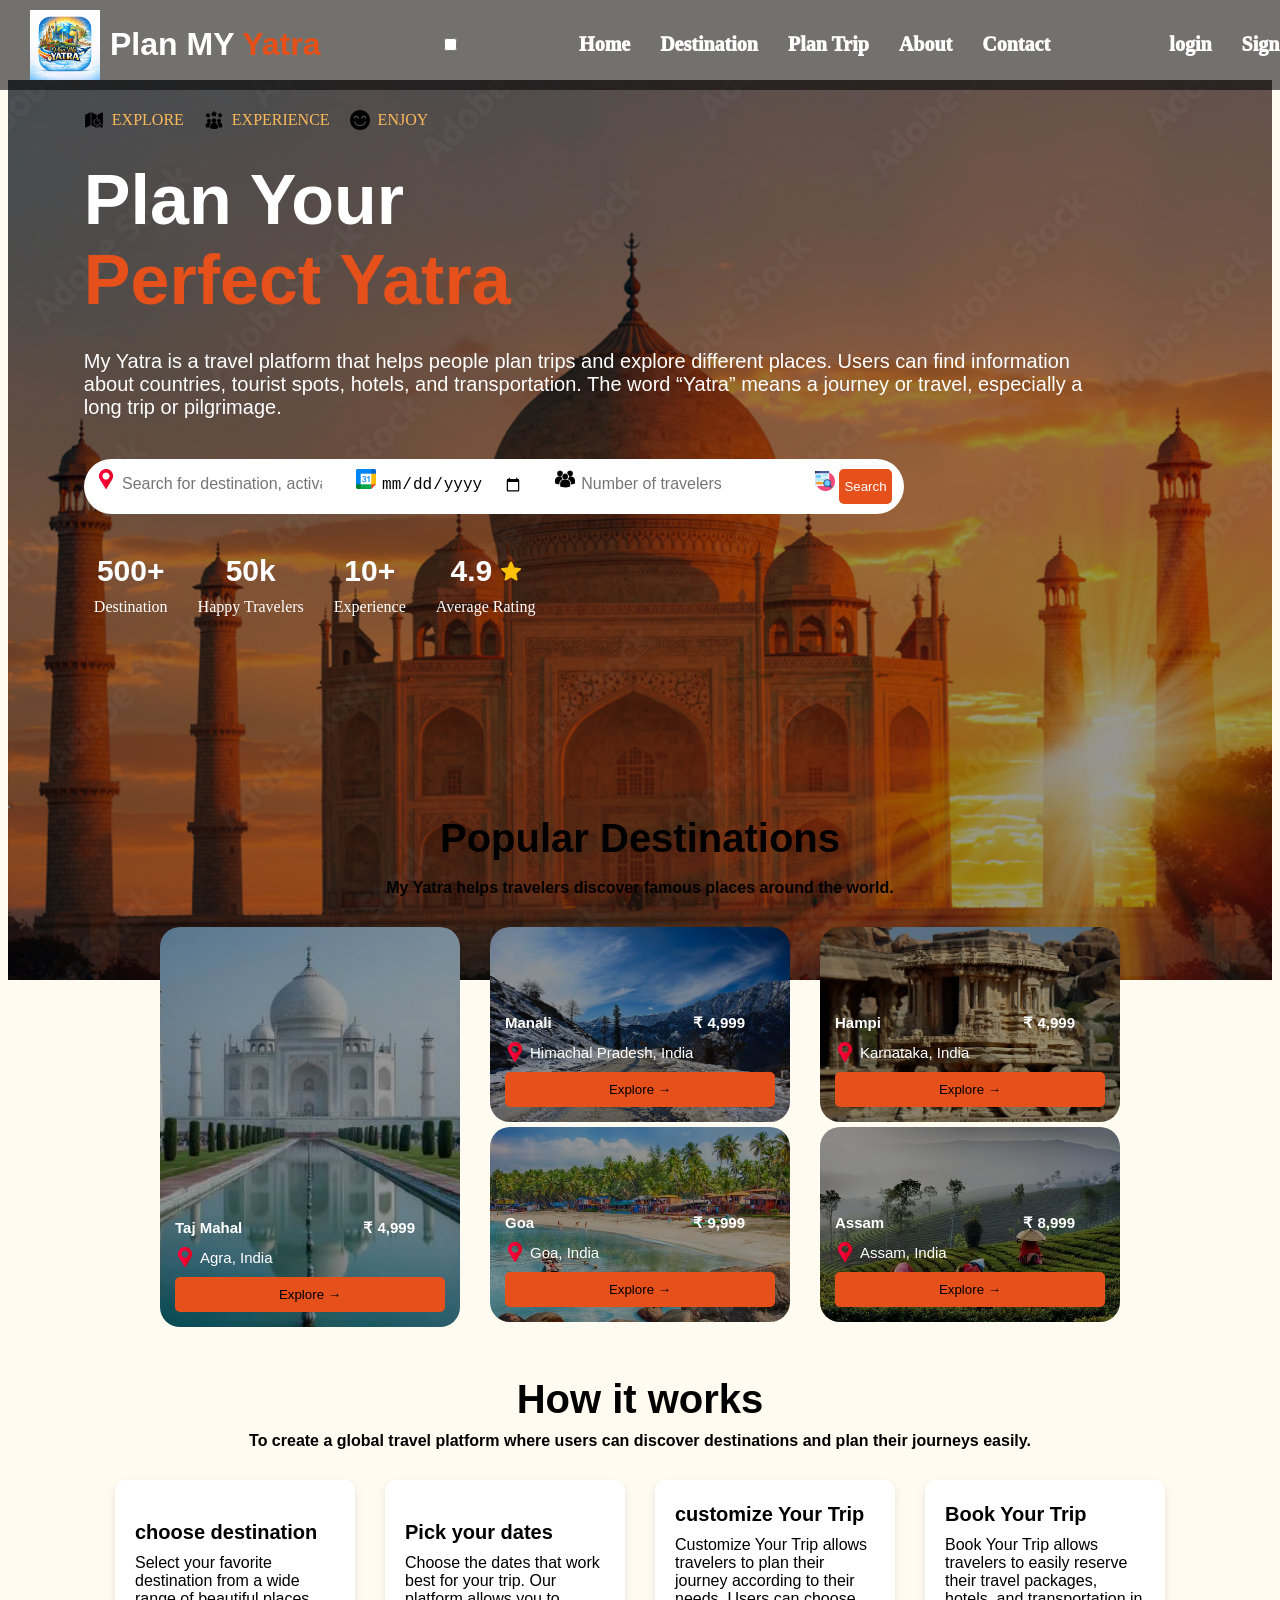
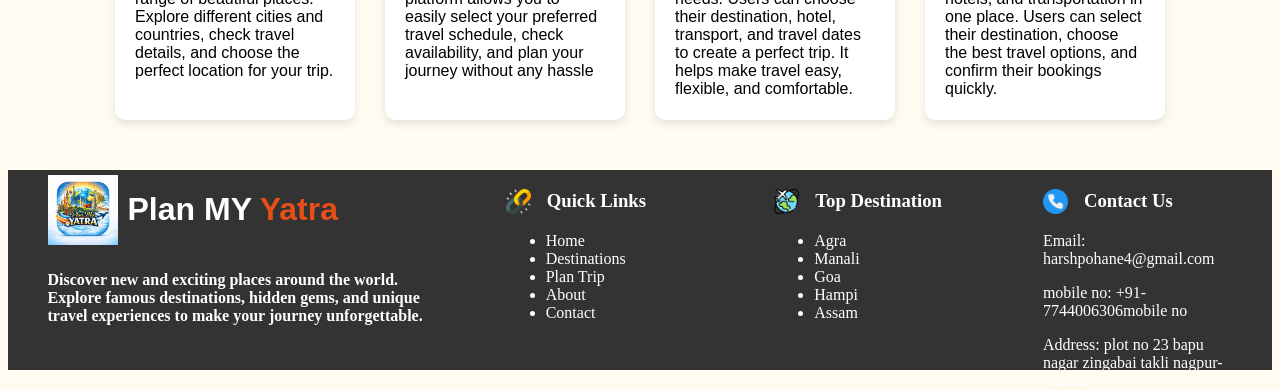
<file: index.html>
<!DOCTYPE html>
<html>

<head>
    <meta charset="UTF-8">
    <meta name="viewport" content="width=device-width, initial-scale=1.0">
    <title>Home</title>
    <link rel="stylesheet" href="./css/style.css">
    <link rel="stylesheet" href="./css/home.css">
    <link rel="stylesheet" href="./css/navbar.css">
    <link rel="stylesheet" href="./css/footer.css">
</head>

<body>
    <div class="main-hero-section">
        
        <div class="main-container">
            <div class="img-container">
                <img src="./images/main-logo-jpeg.jpeg" alt="logo" class="main-logo-img" />
                <h1 class="website-name">Plan MY<span style="color:#e65018"> Yatra</span></h1>
            </div>


            <input type="checkbox" id="menu-toggle" class="menu-toggle" />

            <label for="menu-toggle" class="hamburger">
                &#9776;

            </label>

            <div class="nav-menu">
                <a href="./index.html" class="menu">Home</a>
                <a href="" class="menu">Destination</a>
                <a href="" class="menu">Plan Trip</a>
                <a href="" class="menu">About</a>
                <a href="" class="menu">Contact</a>
            </div>

            <div class="nav-menu">
                <a href="" class="menu">login</a>
                <a href="" class="menu">Sign Up</a>
            </div>
        </div>

        <div class="main-content">

            <div class="highlighted-main-content">
                <span class="highlighted-text"><img src="./images/explore.png" height="20px" alt="Explore Icon" />
                    EXPLORE</span>
                <span class="highlighted-text"><img src="./images/expe.png" height="20px"
                        alt="Experience Icon" />EXPERIENCE</span>
                <span class="highlighted-text"><img src="./images/happiness.png" height="20px" alt="ENJOY Icon" />
                    ENJOY</span>
            </div>

            <div class="sub-content">
                <span class="heading-1">Plan Your</span>
                </br>
                Perfect Yatra
            </div>

            <div class="main-info">
                My Yatra is a travel platform that helps people plan trips and explore different places. Users can find
                information about countries, tourist spots, hotels, and transportation. The word “Yatra” means a journey
                or travel, especially a long trip or pilgrimage.
            </div>

            <div class="Destination-container">
                <div class="Destination-container-items">
                    <img src="./images/location.png" height="20px" alt="location" />
                    <input class="Destination-input" type="text"
                        placeholder="Search for destination, activation, or experience" />
                </div>

                <div class="Destination-container-items">
                    <img src="./images/google-calendar.png" height="20px" alt="calender" />
                    <input class="Destination-input" type="date" />
                </div>

                <div class="Destination-container-items">
                    <img src="./images/people.png" height="20px" alt="people" />
                    <input class="Destination-input" type="number" placeholder="Number of travelers" />
                </div>

                <div class="Destination-container-items">
                    <img src="./images/search.png" height="20px" alt="search" />
                    <button class="btn-search">Search</button>
                </div>
            </div>

            <div class="recommedations">
                <div class="recommedations-items">
                    <span class="recommedations-count">500+</span>
                    <span>Destination</span>
                </div>

                <div class="recommedations-items">

                    <span class="recommedations-count">50k</span>
                    <span>Happy Travelers</span>
                </div>

                <div class="recommedations-items">
                    <span class="recommedations-count">10+</span>
                    <span>Experience</span>
                </div>

                <div class="recommedations-items">
                    <span class="recommedations-count">
                        4.9 <img src="./images/star (1).png" height="20px" alt="star" />
                    </span>
                    <span>Average Rating</span>
                </div>
            </div>

        </div>

        <div class="Destination-section">
            <span class="Destination-section-heading">Popular Destinations</span>
            <br />
            <span>My Yatra helps travelers discover famous places around the world.</span>

            <div class="Destination-section-container">


                <div class="Destination-section-items-1">
                    <div class="card-info">
                        <div class="card-top-info">
                            <span class="card-name">Taj Mahal</span>
                            <span class="card-price">₹ 4,999</span>
                        </div>

                        <div class="card-bottom-info">
                            <img src="./images/location.png" height="20px" />
                            <span>Agra, India</span>
                        </div>

                        <button class="btn-book">Explore →</button>
                    </div>
                </div>


                <div class="Destination-section-items-2">

                    <div class="Destination-section-items-2-sub-1">
                        <div class="card-info">
                            <div class="card-top-info">
                                <span class="card-name">Manali</span>
                                <span class="card-price">₹ 4,999</span>
                            </div>

                            <div class="card-bottom-info">
                                <img src="./images/location.png" height="20px" />
                                <span>Himachal Pradesh, India</span>
                            </div>

                            <button class="btn-book">Explore →</button>
                        </div>
                    </div>

                    <div class="Destination-section-items-2-sub-2">
                        <div class="card-info">
                            <div class="card-top-info">
                                <span class="card-name">Goa</span>
                                <span class="card-price">₹ 9,999</span>
                            </div>

                            <div class="card-bottom-info">
                                <img src="./images/location.png" height="20px" />
                                <span>Goa, India</span>
                            </div>

                            <button class="btn-book">Explore →</button>
                        </div>
                    </div>

                </div>


                <div class="Destination-section-items-3">

                    <div class="Destination-section-items-3-sub-1">
                        <div class="card-info">
                            <div class="card-top-info">
                                <span class="card-name">Hampi</span>
                                <span class="card-price">₹ 4,999</span>
                            </div>

                            <div class="card-bottom-info">
                                <img src="./images/location.png" height="20px" />
                                <span>Karnataka, India</span>
                            </div>

                            <button class="btn-book">Explore →</button>
                        </div>
                    </div>

                    <div class="Destination-section-items-3-sub-2">
                        <div class="card-info">
                            <div class="card-top-info">
                                <span class="card-name">Assam</span>
                                <span class="card-price">₹ 8,999</span>
                            </div>

                            <div class="card-bottom-info">
                                <img src="./images/location.png" height="20px" />
                                <span>Assam, India</span>
                            </div>

                            <button class="btn-book">Explore →</button>
                        </div>
                    </div>

                </div>

            </div>
        </div>

        <div class="work-section-container">
            <span class="work-section-heading">How it works</span>
            <span class="work-section-description">
                To create a global travel platform where users can discover destinations and plan their journeys easily.
            </span>

            <div class="work-section-card-container">

                <div class="work-section-card-container-items">
                    <span class="work-card-heading">choose destination</span>
                    <span>Select your favorite destination from a wide range of beautiful places. Explore different
                        cities and countries, check travel details, and choose the perfect location for your
                        trip.</span>
                </div>

                <div class="work-section-card-container-items">
                    <span class="work-card-heading">Pick your dates</span>
                    <span>Choose the dates that work best for your trip. Our platform allows you to easily select your
                        preferred travel schedule, check availability, and plan your journey without any hassle</span>
                </div>

                <div class="work-section-card-container-items">
                    <span class="work-card-heading">customize Your Trip</span>
                    <span>Customize Your Trip allows travelers to plan their journey according to their needs. Users can
                        choose their destination, hotel, transport, and travel dates to create a perfect trip. It helps
                        make travel easy, flexible, and comfortable.</span>

                </div>

                <div class="work-section-card-container-items">
                    <span class="work-card-heading">Book Your Trip</span>
                    <span>Book Your Trip allows travelers to easily reserve their travel packages, hotels, and
                        transportation in one place. Users can select their destination, choose the best travel options,
                        and confirm their bookings quickly.</span>
                </div>
            </div>
        </div>

    

        <div class="footer-main-container">

            <div class="footer-menu-container">
                <div class="footer-child-item-1">
                    <div class="img-container">
                        <img src="./images/main-logo-jpeg.jpeg" alt="logo" class="main-logo-img" />
                        <h1 class="website-name">Plan MY<span style="color:#e65018"> Yatra</span></h1>
                    </div>
                    <h4>Discover new and exciting places around the world. Explore famous destinations, hidden gems, and
                        unique travel experiences to make your journey unforgettable.</h4>
                </div>

                <div class="footer-child-item">
                    <h3><img src="./images/link.png" class="heading-icon">Quick Links</h3>
                    <ul>
                        <li><a class="footer-links" href="./index.html">Home</a></li>
                        <li><a class="footer-links" href="./pages/Destinations.html">Destinations</a></li>
                        <li><a class="footer-links" href="">Plan Trip</a></li>
                        <li><a class="footer-links" href="">About</a></li>
                        <li><a class="footer-links" href="">Contact</a></li>
                    </ul>
                </div>

                <div class="footer-child-item">
                    <h3><img src="./images/destiantion.png" class="heading-icon">Top Destination</h3>
                    <ul>
                        <li><a class="footer-links" href="">Agra</a></li>
                        <li><a class="footer-links" href="">Manali</a></li>
                        <li><a class="footer-links" href="">Goa</a></li>
                        <li><a class="footer-links" href="">Hampi</a></li>
                        <li><a class="footer-links" href="">Assam</a></li>
                    </ul>
                </div>
                <div class="footer-child-item">
                <h3><img src="./images/contact.png" class="heading-icon">Contact Us</h3>
                    <p>Email: <a class="footer-links" href="mailto:harshpohane4@gmail.com">harshpohane4@gmail.com</a>
                    </p>
                    <p>mobile no: <a class="footer-links" href="mobile no:+91-7744006306">+91-7744006306</a>mobile no</p>
                    <p>Address: <a class="footer-links" href="address">plot no 23 bapu nagar zingabai takli nagpur-440030</a></p>

                </div>
            </div>
        </div>
</body>

</html>
</file>
<file: css/style.css>
body{
    background-color: #FFFBF1;
}
</file>
<file: css/home.css>
.main-hero-section{
   background-image: linear-gradient( rgba(0, 0, 0, 0.4), rgba(0, 0, 0, 0.4)), url(./../images/home-page-image-.jpg);
   background-size: cover;
   background-position: center;
   height: 100vh; 
   
}

.main-content{
   margin-left: 6%;
   margin-top: 80px;
}
.highlighted-main-content{
   color: #fab95b;
   display: flex;
   padding-top: 30px;
   flex-direction: row;
   margin-bottom: 30px;

   
}
.highlighted-text{
   padding-right: 20px;
   display: flex;
   flex-direction: row;
   align-items: center;
   gap: 8px;
}

.sub-content{
   font-size: 70px;
   color: #E6501B;
   margin-bottom: 30px;
   font-family: 'Trebuchet MS', 'Lucida Sans Unicode', 'Lucida Grande', 'Lucida Sans', Arial, sans-serif;
   font-weight: 900;
}

.heading-1{
   color: white;
}

.main-info{
   color:white;
   font-size: 20px;
   width: 1000px;
   font-family: 'Trebuchet MS', 'Lucida Sans Unicode', 'Lucida Grande', 'Lucida Sans', Arial, sans-serif;
}

.Destination-container{
   display: flex;
   flex-direction: row;
   justify-content: space-evenly;
   gap: 30px;
   margin-top: 40px;
   background-color: white;
   width: 800px;
   padding: 10px;
   border-radius: 30px;

}

.Destination-input{
   border: none;
   outline: none;
   font-size: 16px;

}

.btn-search{
   background-color:#E6501B;
   color:white;
   border: none;
   padding: 10px 5px;
   border-radius: 5px;
   cursor: pointer;
}
.recommedations{
   margin-top: 30px;
   color: white;
   display: flex;
   flex-direction: row;
   align-items: center;
   gap: 20px;
}
.recommedations-items{
   display: flex;
   flex-direction: column;
   align-items: center;
   gap: 10px;
   margin-top: 10px;
   margin-left: 10px;
}
.recommedations-count{
   font-size: 30px;
   font-weight: 700;
   font-family: 'Trebuchet MS', 'Lucida Sans Unicode', 'Lucida Grande', 'Lucida Sans', Arial, sans-serif;
}
.Destination-section{
   display: flex;
   flex-direction: column;
   align-items: center;
   margin-top: 200px;
   font-weight: 700;
   font-family: 'Trebuchet MS', 'Lucida Sans Unicode', 'Lucida Grande', 'Lucida Sans', Arial, sans-serif;
}
.Destination-section-heading{
   font-size: 40px;
}

.Destination-section-container{
   display: flex;
   flex-direction: row;
   gap: 30px;
   margin-top: 30px;
}

.Destination-section-items-1{
   background-image: linear-gradient(rgba(0, 0, 0, 0.4), rgba(0, 0, 0, 0.4)), url(./../images/taj-mahal-reflecting-in-the-water-pool-during-a-sunny-day-photo.webp);
   background-size: cover;
   background-position: center;
   width: 300px;
   height: 400px ;
   border-radius: 20px;
   display: flex;
   flex-direction: column;
   justify-content: end ;
}

.card-info{
   padding: 15px;
   display: flex;
   flex-direction: column;
   gap: 10px;
}
.card-top-info{
   display: flex;
   flex-direction: row;
   justify-content: space-between;
   gap: 10px;
}
.card-name{
   color:white;
   font-size: 15px;
   font-weight: 700;
   

}
.card-price{
   color: white;
   font-size: 15px;
   font-weight: 700;
   padding-right: 30px;
}
.card-bottom-info{
   color: white;
   font-size: 15px;
   display: flex;
   flex-direction: row;
   align-items: center;
   gap: 5px;
   font-weight: 400;
}
.btn-book{
   background-color: #E6501B;
   border: none;
   padding: 10px 10px;
   border-radius: 5px;
   cursor: pointer;
}


.Destination-section-items-2{
   display: flex;
   flex-direction: column;
   gap: 5px;
}

.Destination-section-items-2-sub-1{
   background-image: linear-gradient(rgba(0, 0, 0, 0.4), rgba(0, 0, 0, 0.4)), url(./../images/mountains-of-manali.webp);
   background-size: cover;
   background-position: center;
   width: 300px;
   height: 195px;
   border-radius: 20px;
   display: flex;
   flex-direction: column;
   justify-content: end;
}
.Destination-section-items-2-sub-2{
   background-image: linear-gradient(rgba(0, 0, 0, 0.4), rgba(0, 0, 0, 0.4)), url(./../images/goa.webp);
   background-size: cover;
   background-position: center;
   width: 300px;
   height: 195px;
   border-radius: 20px;
   display: flex;
   flex-direction: column;
   justify-content: end;
   
}

.Destination-section-items-3{
   display:flex;
   flex-direction: column;
   gap:5px;
}

.Destination-section-items-3-sub-1{
   background-image: linear-gradient(rgba(0,0,0,0.4), rgba(0,0,0,0.4)), url(./../images/stone-chariot-hampi.webp);
   background-size: cover;
   background-position: center;
   width: 300px;
   height: 195px;
   border-radius: 20px;
   display: flex;
   flex-direction: column;
   justify-content: end;
   
}
   
.Destination-section-items-3-sub-2{
   background-image: linear-gradient(rgba(0, 0, 0, 0.4), rgba(0, 0, 0, 0.4)), url(./../images/aasam.webp);
   background-size: cover;
   background-position: center;
   width: 300px;
   height: 195px;
   border-radius: 20px;
   display: flex;
   flex-direction: column;
   justify-content: end;
   
}
.work-section-container{
   display: flex;
   flex-direction: column;
   align-items: center;
   margin-top: 50px;
   font-family: 'Trebuchet MS', 'Lucida Sans Unicode', 'Lucida Grande', 'Lucida Sans', Arial, sans-serif;
}

.work-section-heading{
   font-size: 40px;
   font-weight: 700;
}
.work-section-description{
   margin-top: 10px;
   font-weight: 700;
}
.work-section-card-container{
   display: flex;
   flex-direction: row;
   justify-content: space-evenly;
   gap: 30px;
   margin-top: 30px;
   margin-right: 100px;
   margin-left: 100px;
}
.work-card-heading{
   font-size: 20px;
   font-weight: 700;
}
.work-section-card-container-items{
   display: flex;
   flex-direction: column;
   justify-content: center;
   gap: 10px;
   background-color: white;
   padding: 20px;
   border-radius: 10px;
   height: 200px;
   width: 200px;
   box-shadow: 0px 4px 8px rgba(0, 0, 0, 0.1);

}

.work-section-card-container-items:hover{
   border: 1px solid #E6501B;
   transition: border 0.6s ease;

}
</file>
<file: css/navbar.css>
.main-container{
   display: flex;
   flex-direction: row;
   justify-content: space-between;
   align-items: center;
   padding: 5px 30px;
   position: fixed;
   top: 0;
   left: 0;  
   right: 0;
   width: 100%;
   background-color: rgba(0, 0, 0, 0.55);
   z-index: 1000;
}

.website-name{
   font-weight: 700;
   font-family: 'Trebuchet MS', 'Lucida Sans Unicode', 'Lucida Grande', 'Lucida Sans', Arial, sans-serif;
   padding-left: 10px;
   color: white;

}
.main-logo-img{
   width: 70px;
   height: 70px;
   
}

.img-container{
   display: flex;
   flex-direction: row;
   align-items: center;
}
.nav-menu{
   display: flex;
   flex-direction: row;
   gap: 30px
}
.menu{
   text-decoration: none;
   color: white;
   font-weight: 1000;
   font-size: 20px;
}
.menu:hover{
   color:#E6501B
}
.menu-toogle{
   display: none;
}
.hamburger{
  display: none;
  color: white;
  font-size: 30px;
  cursor: pointer;
}

@media screen and (max-width: 768){
   .main-container{
      flex-wrap: wrap;
      padding: 10px 20px;
   }


.hamburger{
   display: block;
}
.nav-menu{
   display: none;
   flex-direction: column;
   width: 50%;
   text-align: center;
   gap: 10px;
 
}
.menu-toogle:checked ~ .nav-menu{
   display: flex;

}
.menu-toogle:checked ~ .hamburger{
   content: 'x';
}

.menu{
   font-size: 18px;
}

}
.icon {
    width: 18px;
    margin-right: 8px;
    vertical-align: middle;
}
</file>
<file: css/footer.css>
.footer-main-container {
    width: 100%;
    height: 200px;
    background-color: #333;
    color: #fff;
    display: flex;
    flex-direction: row;
    justify-content: space-around;
    margin-top: 50px;
}
.footer-links{
    text-decoration: none;
    color:#fff;

}
.footer-menu-container{
   display: flex;
   justify-content: space-around;
   flex-direction: row;

}
.footer-child-item-1{
    width: 30%;
}
.footer-child-item{
 width: 15%;
}
.heading-icon {
    width: 25px;
    height: 25px;
    margin-right: 8px;
    vertical-align: middle;
}

.footer-child-item h3 {
    display: flex;
    align-items: center;
    gap: 8px;
}
</file>
